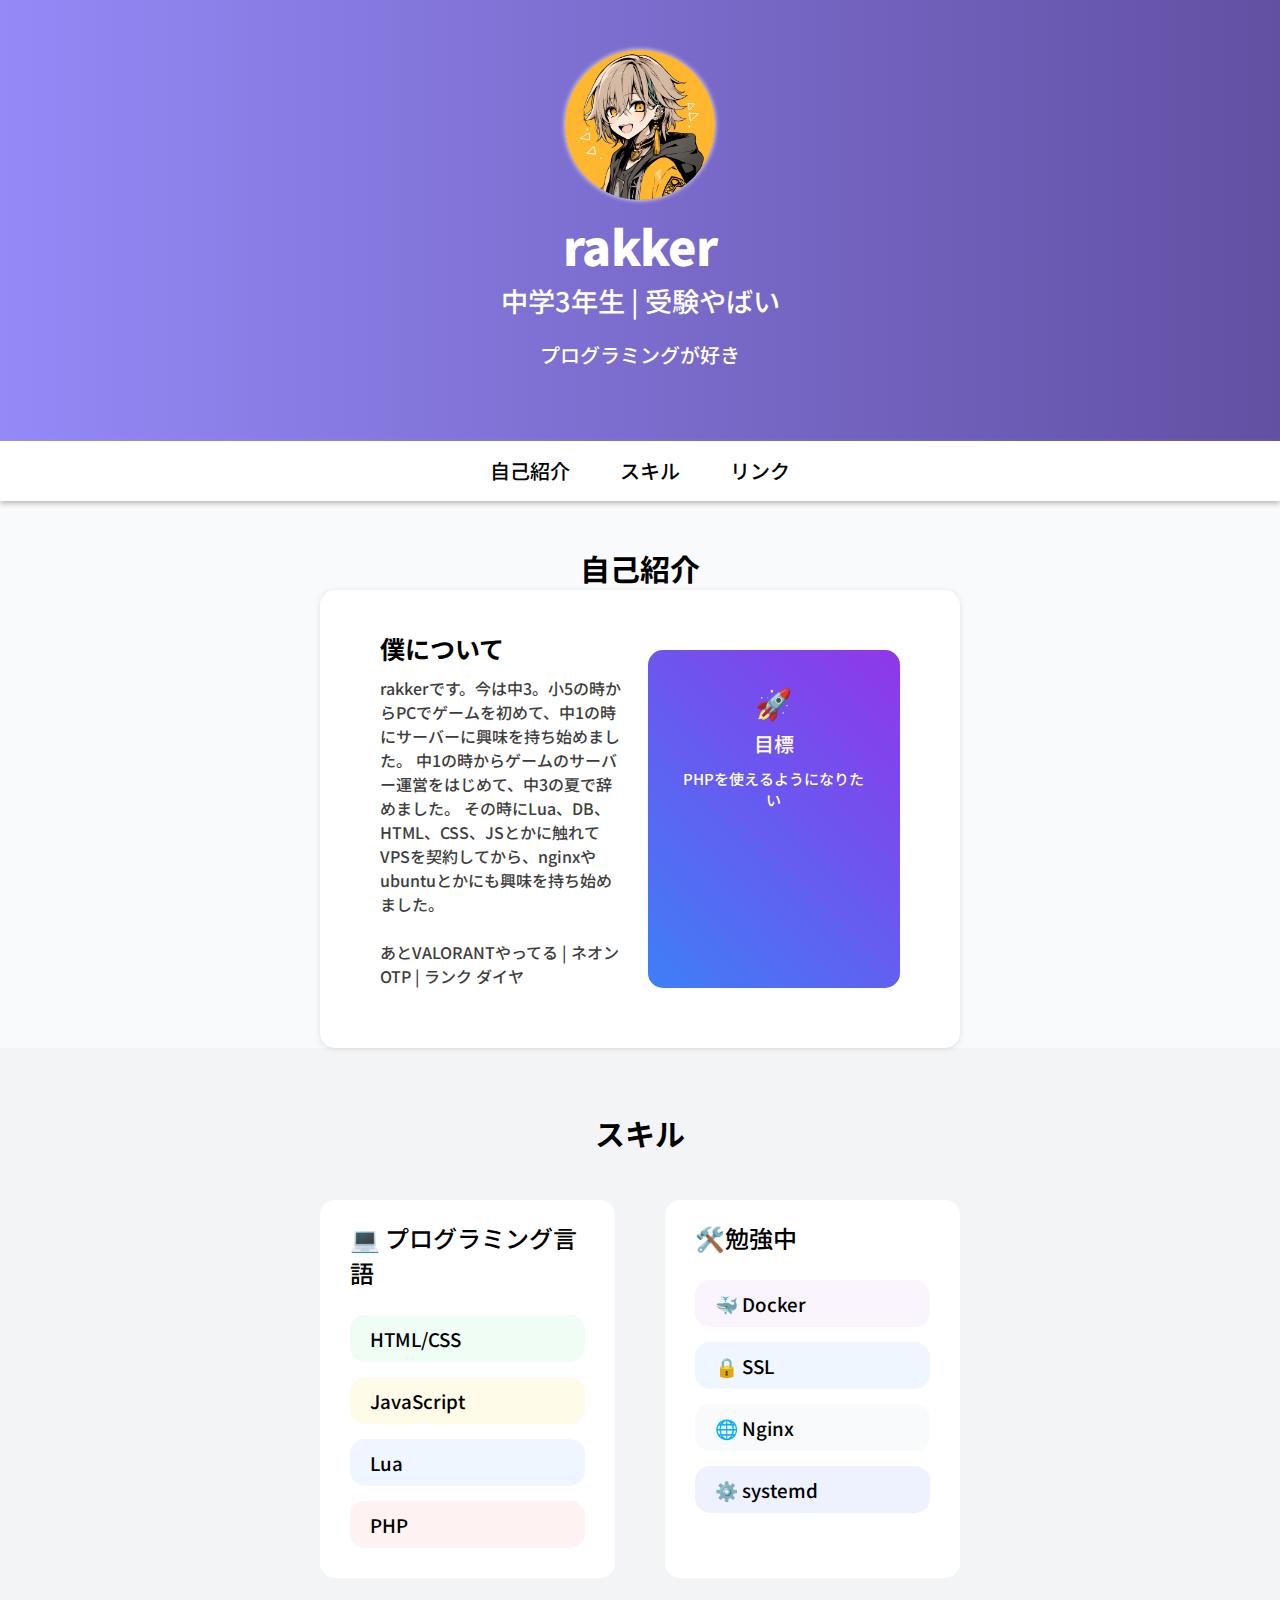
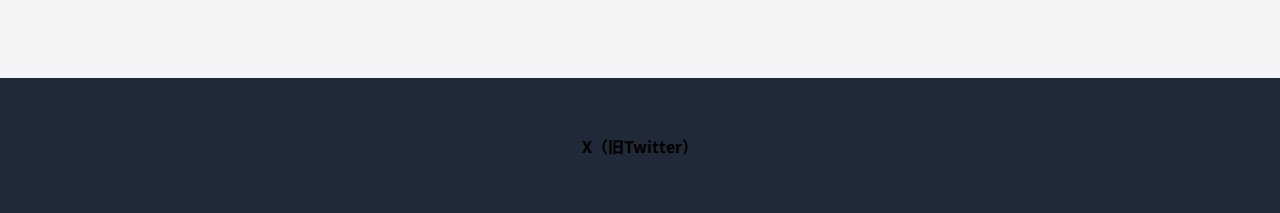
<file: index.html>
<!DOCTYPE html>
<html lang="ja">
<head>
    <meta charset="UTF-8">
    <meta name="viewport" content="width=device-width, initial-scale=1.0">
    <title>rakker</title>
    <link rel="stylesheet" href="index.css">
    <link rel="preconnect" href="https://fonts.googleapis.com">
    <link rel="preconnect" href="https://fonts.gstatic.com" crossorigin>
    <link href="https://fonts.googleapis.com/css2?family=Noto+Sans+JP:wght@100..900&display=swap" rel="stylesheet">
    <link rel="shortcut icon" href="images/icon2.png" type="image/x-icon">
</head>
<body>
    
    <header>
        <img src="images/icon.png" alt="" id="icon">
        <h1>rakker</h1>
        <h2>中学3年生 | 受験やばい</h2>
        <h3 id="second-title">プログラミングが好き</h3>

        <nav class="menu">
            <ul>
                <li><a href="#about">自己紹介</a></li>
                <li><a href="#skills">スキル</a></li>
                <li><a href="https://portfolio.rakker.me/link">リンク</a></li>
            </ul>
        </nav>
    </header>

    <main>
        <section id="about">
            <h2 class="about-title">自己紹介</h2>
            <div class="about-container">
                <div class="aboutme">
                    <h2>僕について</h2>
                    <p>
                    rakkerです。今は中3。小5の時からPCでゲームを初めて、中1の時にサーバーに興味を持ち始めました。
                    中1の時からゲームのサーバー運営をはじめて、中3の夏で辞めました。
                    その時にLua、DB、HTML、CSS、JSとかに触れてVPSを契約してから、nginxやubuntuとかにも興味を持ち始めました。
                    <br>
                    <br>
                    あとVALORANTやってる | ネオンOTP | ランク ダイヤ
                    </p>
                </div>
                <div class="dream">
                    <h1>🚀</j1>
                    <h2>目標</h2>
                    <p>PHPを使えるようになりたい</p>
                </div>
            </div>

        </section>

        <section id="skills">
            <h2 class="skill-title">スキル</h2>
            <div class="lang-tech">
                <div class="skill-container">
                    <h2>💻 プログラミング言語</h2>
                    <div class="category" style="background-color: #F0FDF4">
                        <h3 id="pro-lang">HTML/CSS</h3>
                    </div>
                    <div class="category" style="background-color: #FEFCE8;">
                        <h3 id="pro-lang">JavaScript</h3>
                    </div>
                    <div class="category" style="background-color: #EFF6FF;">
                        <h3 id="pro-lang">Lua</h3>
                    </div>
                    <div class="category" style="background-color: #FEF2F2;">
                        <h3 id="pro-lang">PHP</h3>
                    </div>
                </div>
                <div class="skill-container">
                    <h2>🛠️勉強中</h2>
                    <div class="category" style="background-color: #FAF4FF">
                        <h3 id="pro-lang">🐳 Docker</h3>
                    </div>
                    <div class="category" style="background-color: #EFF6FF">
                        <h3 id="pro-lang">🔒 SSL</h3>
                    </div>
                    <div class="category" style="background-color: #F9FAFB">
                        <h3 id="pro-lang">🌐 Nginx</h3>
                    </div>
                    <div class="category" style="background-color: #EEF2FF">
                        <h3 id="pro-lang">⚙️ systemd</h3>
                    </div>
                </div>

            </div>

        </section>
    </main>

    <footer>
        <p><a href="https://portfolio.rakker.me/twitter">X（旧Twitter）</a></p>
    </footer>

    <script src="app.js"></script>
</body>
</html>
</file>
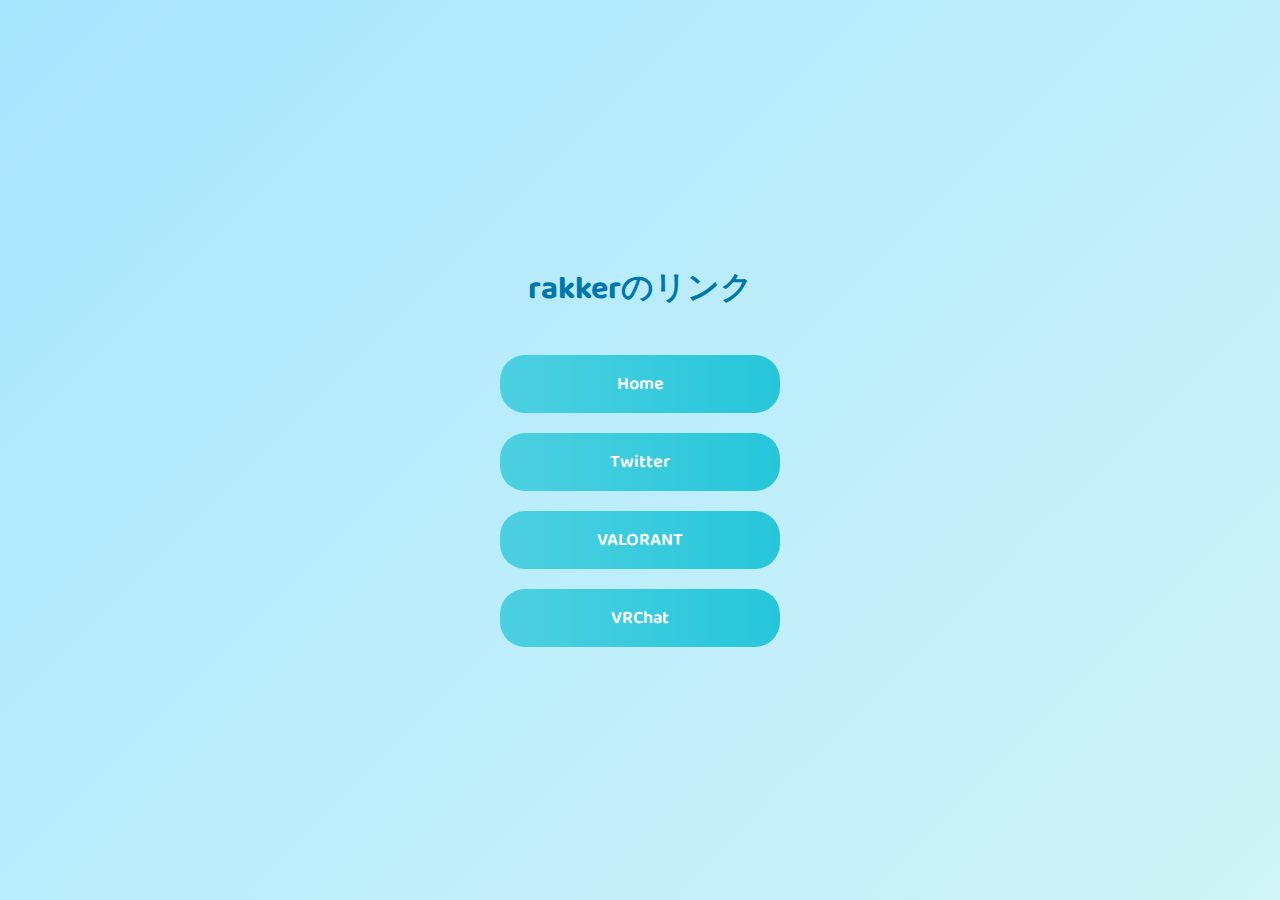
<file: link/index.html>
<!DOCTYPE html>
<html lang="ja">
<head>
<meta charset="UTF-8">
<meta name="viewport" content="width=device-width, initial-scale=1.0">
<title>rakkerのリンクまとめ</title>
<link href="https://fonts.googleapis.com/css2?family=Baloo+2:wght@400;600&display=swap" rel="stylesheet">
<link rel="stylesheet" href="style.css">
<link rel="shortcut icon" href="https://www.rakker.me/images/icon2.png" type="image/x-icon">
</head>
<body>
  <h1>rakkerのリンク</h1>
  <a class="link-button" href="https://www.rakker.me">Home</a>
  <a class="link-button" href="https://www.rakker.me/twitter">Twitter</a>
  <a class="link-button" href="https://www.rakker.me/profile/valorant">VALORANT</a>
  <a class="link-button" href="https://www.rakker.me/profile/vrc">VRChat</a>

</body>
</html>
</file>
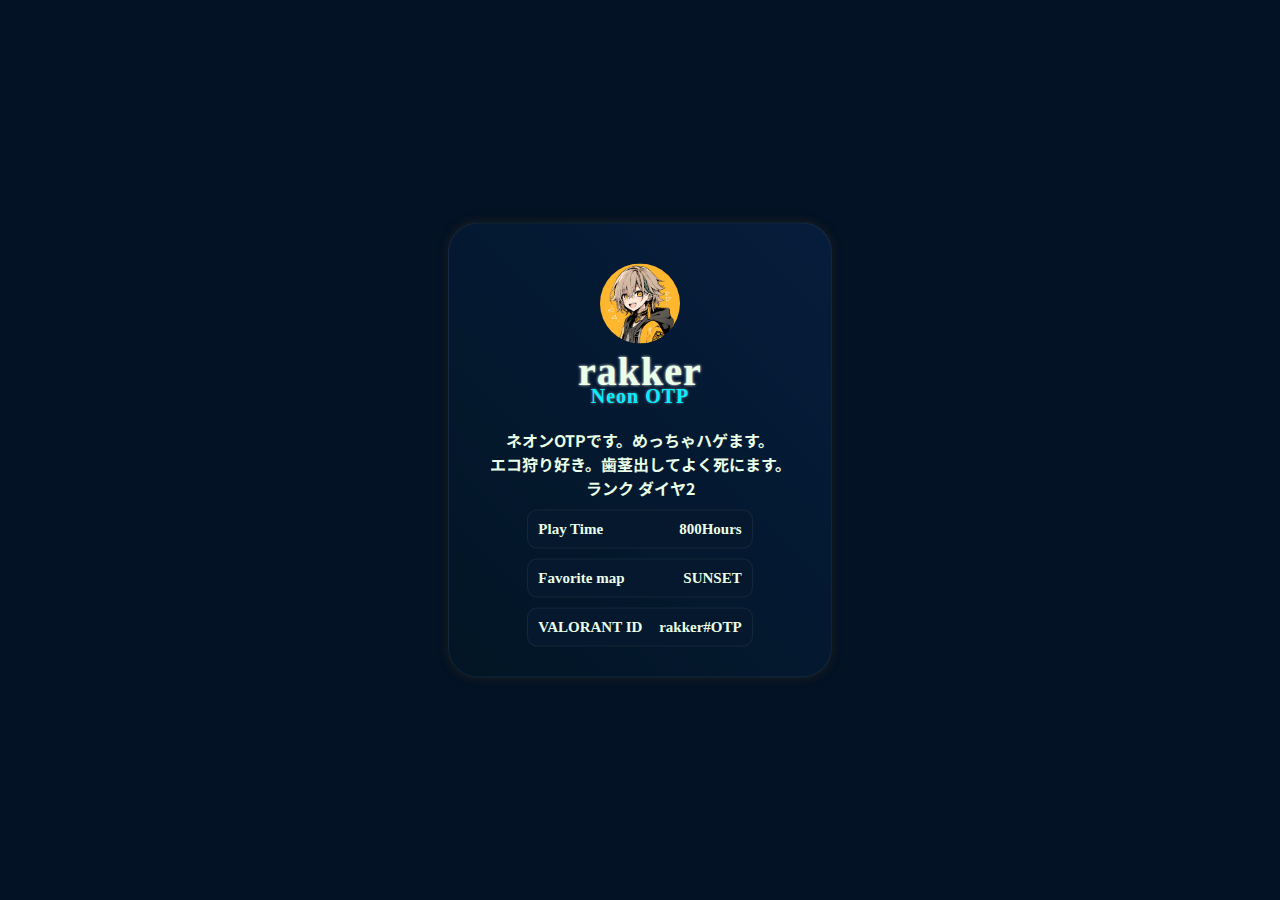
<file: profile/valorant/index.html>
<!DOCTYPE html>
<html lang="ja">
<head>
    <meta charset="UTF-8">
    <meta name="viewport" content="width=device-width, initial-scale=1.0">
    <title>rakker</title>
    <link rel="stylesheet" href="valo.css">
    <link rel="preconnect" href="https://fonts.googleapis.com">
    <link rel="preconnect" href="https://fonts.gstatic.com" crossorigin>
    <link href="https://fonts.googleapis.com/css2?family=Noto+Sans+JP:wght@100..900&display=swap" rel="stylesheet">
    <link rel="shortcut icon" href="https://www.rakker.me/images/icon2.png" type="image/x-icon">
</head>
<body>
    <div class="container">
        <img src="icon.png" alt="icon" class="icon">
        <h2 class="name">
            rakker
        </h2>
        <h3 class="agent">
            Neon OTP
        </h3>
        <p>
            ネオンOTPです。めっちゃハゲます。
            <br>
            エコ狩り好き。歯茎出してよく死にます。
            <br>
            ランク ダイヤ2
        </p>

        <div class="box">
            <h2 class="title">Play Time</h2> <h2 class="content">800Hours</h2>
        </div>
        <div class="box">
            <h2 class="title">Favorite map</h2> <h2 class="content">SUNSET</h2>
        </div>
        <div class="box">
            <h2 class="title">VALORANT ID</h2> <h2 class="content">rakker#OTP</h2>
        </div>
    </div>
</body>
</html>
</file>
<file: index.css>
* {
    margin: 0;
    padding: 0;
    box-sizing: border-box;
    
    /* フォント */
    font-family: "Noto Sans JP", sans-serif;
    font-optical-sizing: auto;
    font-weight: 500;
    font-style: normal;
}

html {
    scroll-behavior: smooth;
}



/* ヘッダー */
header {
    display: flex;
    background: linear-gradient(90deg, #9489f7, #6250a3);
    width: 100%;
    height: auto;
    justify-content: center;
    text-align: center;
    align-items: center;
    flex-direction: column;
}
#icon {
    width: 150px;
    height: 150px;
    border-radius: 50%;
    box-shadow: 0 0 5px whitesmoke;
    margin-top: 50px;
    margin-bottom: 10px;
}
header  h1{
    color: white;
    font-size: 3rem;
    font-weight: 1000;
    letter-spacing: -0.5px;
}
header h2 {
    color: white;
    font-size: 1.7rem;
}

#second-title {
    margin-top: 20px;
    color: white;
    font-weight: 500;
    font-size: 20px;

    /* 切り替え表示のモーション */
    opacity: 1;
    transition: opacity 0.5s ease;
}
/* サイトマップ */
.menu {
    background: #FFFFFF;
    width: 100%;
    height: 60px;
    text-align: center;
    align-items: center;
    box-shadow: 0 3px 5px rgb(192, 192, 192);
    padding: 15px;
    margin-top: 8vh;
}
.menu ul {
    display: inline-flex;
    list-style: none;
    gap: 50px;
    font-size: 20px;
    flex-direction: row;
}
.menu li {
    text-align: center;
}
.menu a {
    display: block;
    text-decoration: none;
    color: black;
}
@media screen and (max-width: 768px) {
  header {
    padding: 40px 20px;
    text-align: center;
  }

  #icon {
    width: 100px;
    height: 100px;
  }

  header h1 {
    font-size: 2rem;
  }

  header h2,
  #second-title {
    font-size: 1.2rem;
  }

  .menu ul {
    flex-direction: column;
    gap: 15px;
  }

  .menu {
    padding: 20px 0;
    height: auto;
  }

  .about-container {
    padding: 20px;
    max-width: 90%;
  }
}
@media screen and (max-width: 768px) {
  .menu ul {
    flex-direction: column; /* スマホでは縦並び */
    align-items: center;
  }
}




/* メインコンテンツ */
main {
    width: 100%;
    overflow: hidden;
}



/* 自己紹介 */
#about {
    justify-content: center;
    text-align: center;
    align-self: center;
    background: #F9FAFB;
    min-height: 60vh;
    display: flex;
    flex-direction: column;
}
.about-title {
    text-align: center;
    margin-top: 5vh;
    font-size: 30px;
    font-weight: bold;
}
.about-container {
    background: #FFFFFF;
    width: 50%;
    margin: auto;
    padding: 50px;
    display: flex;
    border-radius: 15px;
    box-shadow: 0 1px 5px rgba(192, 192, 192, 0.486);
}
.aboutme {
    margin: 10px;
    width: 50%;
}
.aboutme h2 {
    text-align: left;
    font-size: 25px;
    font-weight: bold;
    margin-top: -20px;
    margin-bottom: 10px;
}
.aboutme p {
    text-align: left;
    color: rgb(61, 61, 61);
}
.dream {
    margin: 10px;
    width: 50%;
    background: linear-gradient(45deg, #3E7FF6, #9036EA);
    padding: 30px;
    border-radius: 15px;
    border: none;
    color: white;
}

.dream h1{
    font-size: 30px;
}
.dream h2 {
    margin-top: 5px;
    font-size: 20px;
}
.dream p {
    margin-top: 10px;
    font-size: 15px;
}



/* スキル */
#skills {
    width: 100%;
    display: flex;
    flex-direction: column;
    min-height: 70vh;
    background-color: #F3F4F6;
}
.skill-title {
    text-align: center;
    font-size: 30px;
    font-weight: bold;
    margin-top: 7vh;
    margin-bottom: 5vh;
}
.lang-tech {
    display: flex;
    width: 50%;
    margin: auto;
    gap: 50px;
    margin-top: 0;
}
.skill-container {
    width: 50%;
    background-color: #FFFFFF;
    padding: 30px;
    border-radius: 15px;
    display: flex;
    flex-direction: column;
    gap: 15px;
}
.skill-container h2 {
    text-align: left;
    margin-top: -10px;
    margin-bottom: 10px;
}
.category {
    width: 100%;
    padding: 10px;
    border-radius: 15px;

}
#pro-lang {
    display: flex;
    justify-content: space-between;
    align-items: center;
    margin-right: 10px;
    margin-left: 10px;
}
#level {
    width: 60px;
    height: 30px;
    border-radius: 30px;
    color: white;
    text-align: center;
}


footer {
    display: flex;
    flex-direction: column;
    justify-content: center;
    align-items: center;
    height: 15vh;

    text-align: center;
    background-color: #1F2937;
}
footer h2 {
    color: white;
    font-weight: 700;
}
footer h3 {
    color: gray;
    font-weight: 500;
}
footer p a {
    text-decoration: none;
    color: black;
    font-weight: 700;
}
</file>
<file: link/style.css>
body {
    font-family: 'Baloo 2', cursive;
    background: linear-gradient(135deg, #a8e6ff, #d0f4f7);
    display: flex;
    flex-direction: column;
    align-items: center;
    justify-content: center;
    min-height: 100vh;
    margin: 0;
  }
  h1 {
    color: #0077aa;
    margin-bottom: 30px;
  }
  .link-button {
    display: flex;
    align-items: center;
    justify-content: center;
    margin: 10px 0;
    padding: 15px 30px;
    background: linear-gradient(90deg, #4dd0e1, #26c6da);
    color: white;
    text-decoration: none;
    font-size: 18px;
    font-weight: 600;
    border-radius: 25px;
    transition: transform 0.2s, box-shadow 0.2s;
    width: 220px;
  }
  .link-button:hover {
    transform: translateY(-5px);
    box-shadow: 0 10px 15px rgba(0,0,0,0.1);
  }
  .icon {
    margin-right: 10px;
  }
</file>
<file: profile/valorant/valo.css>
* {
    margin: 0;
    padding: 0;
    box-sizing: border-box;
    
}
:root{
  --bg-dark: #031224;        /* ページ全体の暗い色 */
  --neon-blue: #00f0ff;      /* ネオンブルー */
  --neon-deep: #00bcd4;      /* 少し濃いネオンブルー */
}

body{
  background: radial-gradient(1200px 600px at 10% 10%, rgba(0,240,255,0.06), transparent 10%),
              radial-gradient(900px 500px at 85% 80%, rgba(123,97,255,0.04), transparent 10%),
              var(--bg-dark);
}

.container { 
    background: linear-gradient(45deg,#021525, #061C3B);
    width: 30%;
    height: auto;
    max-height: 3000px;
    
    position: absolute;
    top: 50%;
    left: 50%; 
    transform: translate(-50%, -50%);
    border-radius: 30px;
    box-shadow: 0 0 10px rgb(31, 31, 31);
    border: 0.5px solid rgba(255, 255, 255, 0.062);

    text-align: center;
    align-items: center;
    justify-content: center;
    color: #eaffe8;
    padding: 30px;
}

.icon {
    margin-top: 10px;
    border-radius: 50%;
    width: 80px;
}
.name {
    color: #eaffe8;
    text-shadow: 0 0 3px white;
    font-size: 40px;
    letter-spacing: 1px;
}
.agent {
    margin-top: -10px;
    color: var(--neon-blue);
    text-shadow: 0 0 3px rgba(255, 255, 255, 0.507);
    letter-spacing: 1px;
    font-size: 20px;
}
p {
    margin-top: 20px;
    font-family: "Noto Sans JP", sans-serif;
    font-optical-sizing: auto;
    font-weight: 700;
    font-style: normal;
}

.box {
    margin-top: 10px;
    width: 70%;
    display: flex;
    background-color: #05182D;
    border-radius: 10px;
    border: 0.5px solid rgba(255, 255, 255, 0.062);
    margin-right: auto;
    margin-left: auto;
    justify-content: space-between;
    align-items: center;
    padding: 10px;
}
.box h2 {
    color: #eaffe8;
    font-size: 15px;
}

.title {
    text-align: left;
}
.content {
    text-align: right;
}
</file>
